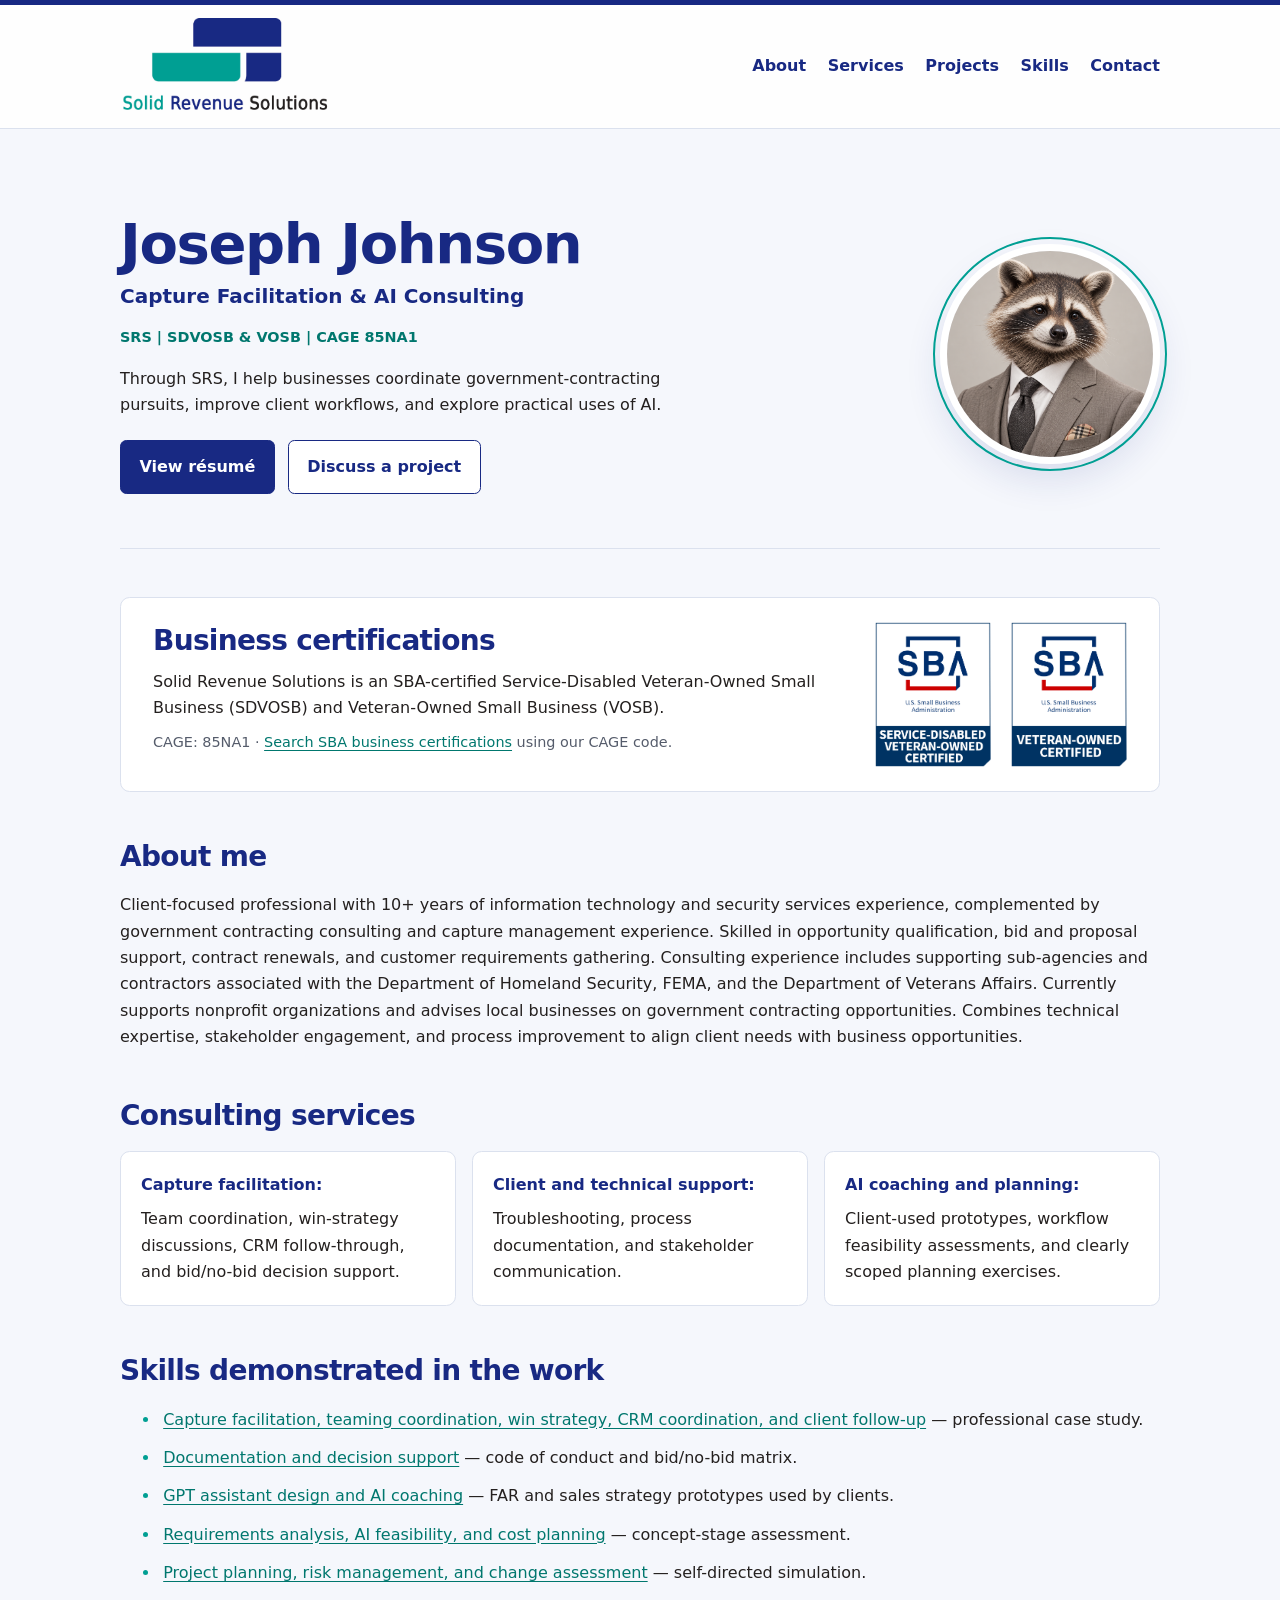
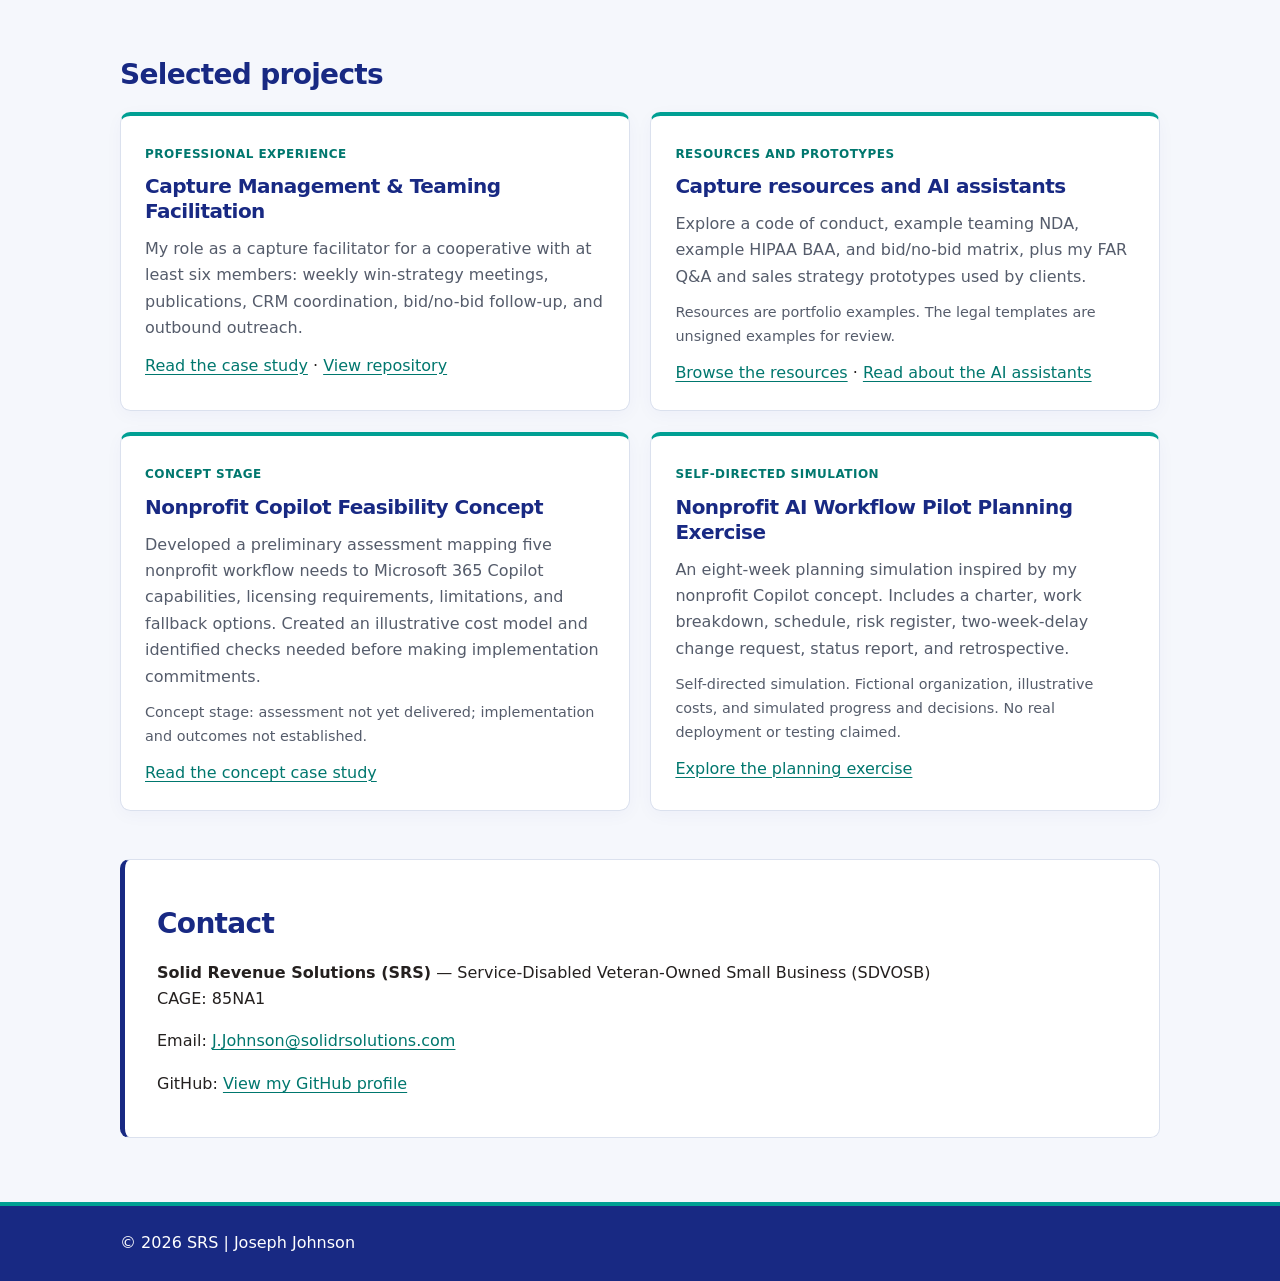
<file: index.html>
<!doctype html>
<html lang="en">
<head>
  <meta charset="utf-8">
  <meta name="viewport" content="width=device-width, initial-scale=1">
  <meta name="description" content="Solid Revenue Solutions consulting with Joseph Johnson for capture facilitation, client support, and practical AI planning.">
  <title>Solid Revenue Solutions | Joseph Johnson</title>
  <style>
    :root {
      --ink: #14212f;
      --muted: #586775;
      --accent: #0b6b73;
      --background: #f3f7fa;
      --surface: #ffffff;
      --border: #d9e2eb;
    }
    * { box-sizing: border-box; }
    body {
      margin: 0;
      background: var(--background);
      color: var(--ink);
      font: 16px/1.65 system-ui, -apple-system, "Segoe UI", sans-serif;
    }
    a { color: var(--accent); }
    a:focus-visible, button:focus-visible {
      outline: 3px solid var(--accent);
      outline-offset: 3px;
    }
    .container { width: min(100% - 2rem, 1040px); margin: auto; }
    header { background: var(--ink); color: #fff; padding: 1rem 0; }
    nav {
      display: flex;
      flex-wrap: wrap;
      gap: 0.8rem;
      align-items: center;
    }
    nav a { color: #fff; text-decoration: none; font-weight: 600; }
    nav .brand { margin-right: auto; font-size: 1.05rem; }
    main { padding: 2.75rem 0 4rem; }
    section { margin-top: 3rem; }
    h1, h2, h3 { line-height: 1.18; }
    h1 { font-size: clamp(2.2rem, 5vw, 3.5rem); margin: 0.25rem 0 0.5rem; }
    h2 { font-size: 1.75rem; margin-bottom: 0.75rem; }
    .lead { font-size: 1.25rem; color: var(--muted); margin: 0 0 1rem; }
    .hero {
      display: grid;
      grid-template-columns: minmax(300px, 1.4fr) minmax(220px, 1fr);
      gap: 2rem;
      align-items: center;
    }
    .portrait {
      width: 210px;
      height: 210px;
      object-fit: cover;
      border-radius: 50%;
      border: 6px solid var(--surface);
      box-shadow: 0 10px 30px rgb(16 32 42 / 0.18);
      justify-self: end;
    }
    .button {
      display: inline-block;
      padding: 0.75rem 1.1rem;
      margin: 0.35rem 0.5rem 0.35rem 0;
      background: var(--accent);
      color: #fff;
      border-radius: 0.55rem;
      text-decoration: none;
      font-weight: 700;
    }
    .button.secondary { background: var(--ink); }
    .button:hover { opacity: 0.9; }
    .cards {
      display: grid;
      grid-template-columns: repeat(auto-fit, minmax(240px, 1fr));
      gap: 1rem;
    }
    .card {
      background: var(--surface);
      border: 1px solid var(--border);
      border-radius: 0.8rem;
      padding: 1.15rem;
      min-height: 190px;
    }
    .card h3 { margin: 0 0 0.55rem; overflow-wrap: anywhere; }
    .card h3 a { color: inherit; text-decoration: none; }
    .card h3 a:hover { text-decoration: underline; }
    .card p { color: var(--muted); margin: 0.4rem 0; }
    .badges { margin-top: 0.65rem; display: flex; flex-wrap: wrap; gap: 0.35rem; }
    .badge {
      display: inline-block;
      border: 1px solid var(--border);
      border-radius: 999px;
      padding: 0.15rem 0.6rem;
      font-size: 0.78rem;
      color: var(--ink);
      background: var(--background);
    }
    .badge.stars { background: #fff8dc; border-color: #e4c75a; }
    .badge.language { background: #eaf5ff; border-color: #9ac8f2; }
    .note { font-size: 0.9rem; color: var(--muted); }
    footer {
      border-top: 1px solid var(--border);
      padding: 1.5rem 0;
      color: var(--muted);
    }
    @media (max-width: 720px) {
      .hero { grid-template-columns: 1fr; text-align: center; }
      .portrait { width: 150px; height: 150px; justify-self: center; }
      .button { display: inline-block; }
    }
  </style>
<link rel="stylesheet" href="srs-brand.css?v=20261017-certifications">
<link rel="icon" type="image/svg+xml" href="favicon.svg">
</head>
<body>
  <header>
    <nav class="container" aria-label="Main navigation">
      <a class="brand" href="#top" aria-label="Solid Revenue Solutions home"><img class="brand-logo" src="srs-logo.jpeg" alt="Solid Revenue Solutions" width="1169" height="540"></a>
      <a href="#about">About</a>
      <a href="#experience">Services</a>
      <a href="#projects">Projects</a>
      <a href="#skills">Skills</a>
      <a href="#contact">Contact</a>
    </nav>
  </header>

  <main id="top" class="container">
    <div class="hero">
      <div>
        <h1>Joseph Johnson</h1>
        <p class="lead">Capture Facilitation &amp; AI Consulting</p>
        <p class="note">SRS | SDVOSB &amp; VOSB | CAGE 85NA1</p>
        <p>Through SRS, I help businesses coordinate government-contracting pursuits, improve client workflows, and explore practical uses of AI.</p>
        <a class="button" href="resume.pdf" target="_blank" rel="noopener">View résumé</a>
        <a class="button secondary" href="mailto:J.Johnson@solidrsolutions.com">Discuss a project</a>
      </div>
      <img class="portrait" src="profile.png" alt="Illustrated raccoon avatar wearing a stone-grey suit" width="210" height="210">
    </div>

    <section id="certifications" aria-labelledby="certifications-title">
      <div class="certification-copy">
        <h2 id="certifications-title">Business certifications</h2>
        <p>Solid Revenue Solutions is an SBA-certified Service-Disabled Veteran-Owned Small Business (SDVOSB) and Veteran-Owned Small Business (VOSB).</p>
        <p class="note">CAGE: 85NA1 &middot; <a href="https://search.certifications.sba.gov/" target="_blank" rel="noopener">Search SBA business certifications</a> using our CAGE code.</p>
      </div>
      <div class="certification-icons">
        <!-- Official SBA icons, unmodified: https://legacy.sba.gov/brand/for-partners/sba-certified-businesses -->
        <img src="sba-sdvosb-certified.png" alt="SBA Service-Disabled Veteran-Owned Certified" width="1210" height="1510">
        <img src="sba-vosb-certified.png" alt="SBA Veteran-Owned Certified" width="1210" height="1510">
      </div>
    </section>

    <section id="about">
      <h2>About me</h2>
      <p>Client-focused professional with 10+ years of information technology and security services experience, complemented by government contracting consulting and capture management experience. Skilled in opportunity qualification, bid and proposal support, contract renewals, and customer requirements gathering. Consulting experience includes supporting sub-agencies and contractors associated with the Department of Homeland Security, FEMA, and the Department of Veterans Affairs. Currently supports nonprofit organizations and advises local businesses on government contracting opportunities. Combines technical expertise, stakeholder engagement, and process improvement to align client needs with business opportunities.</p>
    </section>

    <section id="experience">
      <h2>Consulting services</h2>
      <ul>
        <li><strong>Capture facilitation:</strong> Team coordination, win-strategy discussions, CRM follow-through, and bid/no-bid decision support.</li>
        <li><strong>Client and technical support:</strong> Troubleshooting, process documentation, and stakeholder communication.</li>
        <li><strong>AI coaching and planning:</strong> Client-used prototypes, workflow feasibility assessments, and clearly scoped planning exercises.</li>
      </ul>
    </section>
    <section id="skills">
      <h2>Skills demonstrated in the work</h2>
      <ul>
        <li><a href="https://github.com/JJ4045/capture-management-case-study#my-role-and-contribution">Capture facilitation, teaming coordination, win strategy, CRM coordination, and client follow-up</a> — professional case study.</li>
        <li><a href="https://github.com/JJ4045/capture-management-case-study#portfolio-artifacts">Documentation and decision support</a> — code of conduct and bid/no-bid matrix.</li>
        <li><a href="https://github.com/JJ4045/capture-management-case-study/blob/main/ai-assistants.md">GPT assistant design and AI coaching</a> — FAR and sales strategy prototypes used by clients.</li>
        <li><a href="nonprofit-copilot-concept.html">Requirements analysis, AI feasibility, and cost planning</a> — concept-stage assessment.</li>
        <li><a href="nonprofit-pilot-exercise.html">Project planning, risk management, and change assessment</a> — self-directed simulation.</li>
      </ul>
    </section>

    <section id="projects">
      <h2>Selected projects</h2>
      <article class="card" >
<span class="project-kind">Professional experience</span>
<h3><a href="https://github.com/JJ4045/capture-management-case-study#readme">Capture Management &amp; Teaming Facilitation</a></h3>
<p>My role as a capture facilitator for a cooperative with at least six members: weekly win-strategy meetings, publications, CRM coordination, bid/no-bid follow-up, and outbound outreach.</p>
<a href="https://github.com/JJ4045/capture-management-case-study#readme">Read the case study</a> &middot; <a href="https://github.com/JJ4045/capture-management-case-study">View repository</a>
</article><article class="card" >
<span class="project-kind">Resources and prototypes</span><h3>Capture resources and AI assistants</h3><p>Explore a code of conduct, example teaming NDA, example HIPAA BAA, and bid/no-bid matrix, plus my FAR Q&amp;A and sales strategy prototypes used by clients.</p><p class="note">Resources are portfolio examples. The legal templates are unsigned examples for review.</p><a href="https://github.com/JJ4045/capture-management-case-study#portfolio-artifacts">Browse the resources</a> &middot; <a href="https://github.com/JJ4045/capture-management-case-study/blob/main/ai-assistants.md">Read about the AI assistants</a></article><article class="card" >
<span class="project-kind">Concept stage</span>
<h3><a href="nonprofit-copilot-concept.html">Nonprofit Copilot Feasibility Concept</a></h3>
<p>Developed a preliminary assessment mapping five nonprofit workflow needs to Microsoft 365 Copilot capabilities, licensing requirements, limitations, and fallback options. Created an illustrative cost model and identified checks needed before making implementation commitments.</p>
<p class="note">Concept stage: assessment not yet delivered; implementation and outcomes not established.</p>
<a href="nonprofit-copilot-concept.html">Read the concept case study</a>
</article><article class="card" >
<span class="project-kind">Self-directed simulation</span>
<h3><a href="nonprofit-pilot-exercise.html">Nonprofit AI Workflow Pilot Planning Exercise</a></h3>
<p>An eight-week planning simulation inspired by my nonprofit Copilot concept. Includes a charter, work breakdown, schedule, risk register, two-week-delay change request, status report, and retrospective.</p>
<p class="note">Self-directed simulation. Fictional organization, illustrative costs, and simulated progress and decisions. No real deployment or testing claimed.</p>
<a href="nonprofit-pilot-exercise.html">Explore the planning exercise</a>
</article>
    </section>

    <section id="contact">
      <h2>Contact</h2>
      <p><strong>Solid Revenue Solutions (SRS)</strong> — Service-Disabled Veteran-Owned Small Business (SDVOSB)<br>CAGE: 85NA1</p>
      <p>Email: <a href="mailto:J.Johnson@solidrsolutions.com">J.Johnson@solidrsolutions.com</a></p>
      <p>
        GitHub: <a id="github-profile" href="https://github.com/JJ4045" target="_blank" rel="noopener">View my GitHub profile</a>
      </p>
    </section>
  </main>

  <footer>
    <div class="container">© <span id="year">2026</span> SRS | Joseph Johnson</div>
  </footer>

  
</body>
</html>
</file>
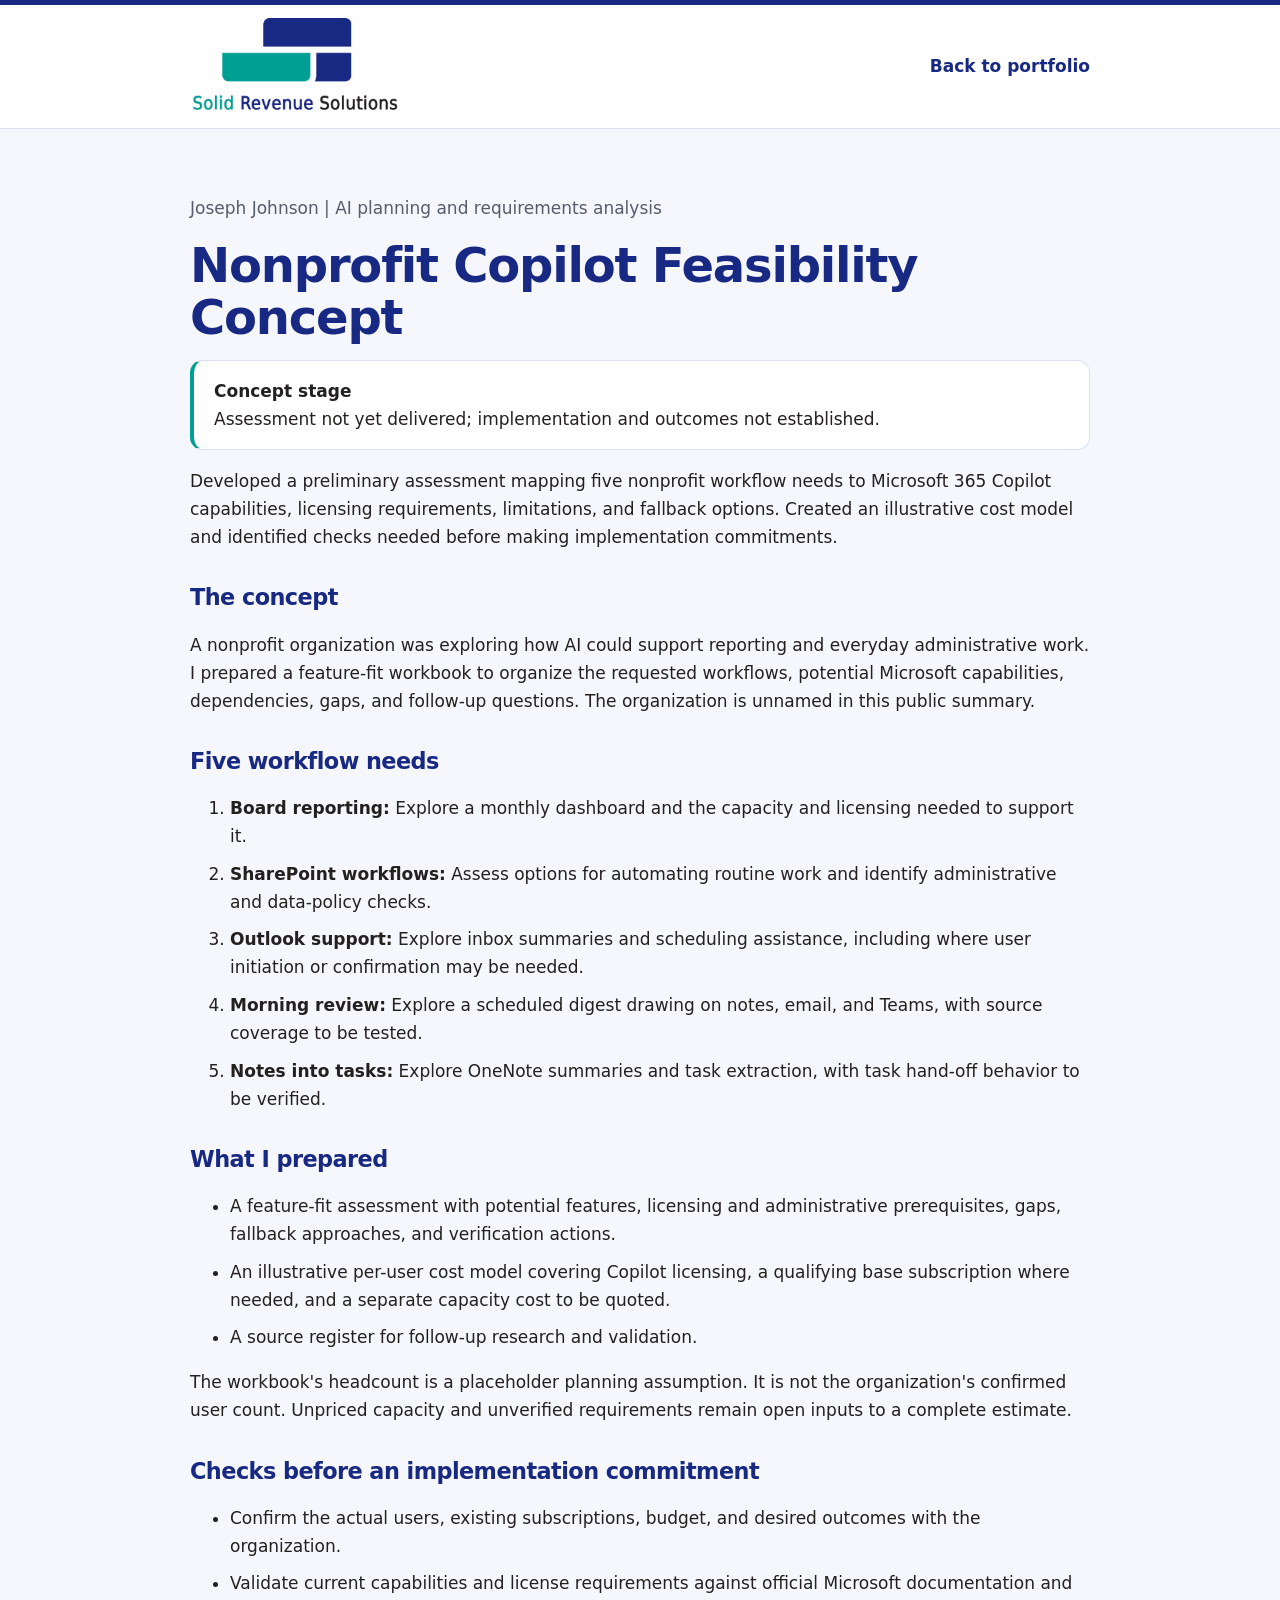
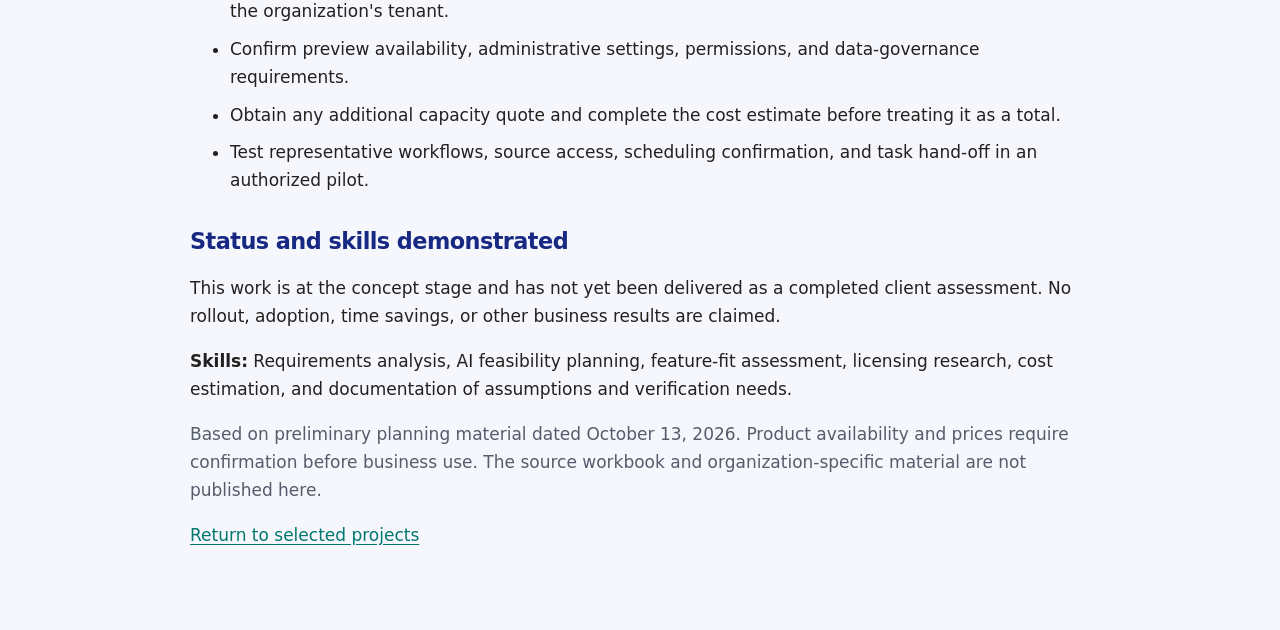
<file: nonprofit-copilot-concept.html>
<!doctype html>
<html lang="en">
<head>
  <meta charset="utf-8">
  <meta name="viewport" content="width=device-width, initial-scale=1">
  <meta name="description" content="Joseph Johnson's preliminary nonprofit Copilot feasibility concept, covering requirements, licensing considerations, and verification needs.">
  <title>Nonprofit Copilot Feasibility Concept | Joseph Johnson</title>
  <style>
    * { box-sizing: border-box; }
    body { margin: 0; background: #f3f7fa; color: #14212f; font: 17px/1.65 system-ui, -apple-system, "Segoe UI", sans-serif; }
    main, nav { width: min(100% - 2rem, 900px); margin: auto; }
    header { padding: 1rem 0; background: #14212f; }
    header a { color: white; font-weight: 600; text-decoration: none; }
    a { color: #0b6b73; }
    a:focus-visible { outline: 3px solid #0b6b73; outline-offset: 4px; }
    main { padding: 2.5rem 0 4rem; }
    h1 { font-size: clamp(2rem, 5vw, 3rem); line-height: 1.15; margin: .5rem 0 1rem; }
    h2 { font-size: 1.4rem; line-height: 1.25; margin-top: 2rem; }
    .status { background: #fff; border: 1px solid #d9e2eb; border-radius: .8rem; padding: 1rem 1.25rem; }
    .muted { color: #586775; }
    li { margin: .6rem 0; }
  </style>
<link rel="stylesheet" href="srs-brand.css">
<link rel="icon" type="image/svg+xml" href="favicon.svg">
</head>
<body>
  <header><nav aria-label="Case study navigation"><a class="brand" href="index.html" aria-label="Solid Revenue Solutions home"><img class="brand-logo" src="srs-logo.jpeg" alt="Solid Revenue Solutions" width="1169" height="540"></a><a class="case-back" href="index.html#projects">Back to portfolio</a></nav></header>
  <main>
    <p class="muted">Joseph Johnson | AI planning and requirements analysis</p>
    <h1>Nonprofit Copilot Feasibility Concept</h1>
    <div class="status"><strong>Concept stage</strong><br>Assessment not yet delivered; implementation and outcomes not established.</div>
    <p>Developed a preliminary assessment mapping five nonprofit workflow needs to Microsoft 365 Copilot capabilities, licensing requirements, limitations, and fallback options. Created an illustrative cost model and identified checks needed before making implementation commitments.</p>

    <h2>The concept</h2>
    <p>A nonprofit organization was exploring how AI could support reporting and everyday administrative work. I prepared a feature-fit workbook to organize the requested workflows, potential Microsoft capabilities, dependencies, gaps, and follow-up questions. The organization is unnamed in this public summary.</p>

    <h2>Five workflow needs</h2>
    <ol>
      <li><strong>Board reporting:</strong> Explore a monthly dashboard and the capacity and licensing needed to support it.</li>
      <li><strong>SharePoint workflows:</strong> Assess options for automating routine work and identify administrative and data-policy checks.</li>
      <li><strong>Outlook support:</strong> Explore inbox summaries and scheduling assistance, including where user initiation or confirmation may be needed.</li>
      <li><strong>Morning review:</strong> Explore a scheduled digest drawing on notes, email, and Teams, with source coverage to be tested.</li>
      <li><strong>Notes into tasks:</strong> Explore OneNote summaries and task extraction, with task hand-off behavior to be verified.</li>
    </ol>

    <h2>What I prepared</h2>
    <ul>
      <li>A feature-fit assessment with potential features, licensing and administrative prerequisites, gaps, fallback approaches, and verification actions.</li>
      <li>An illustrative per-user cost model covering Copilot licensing, a qualifying base subscription where needed, and a separate capacity cost to be quoted.</li>
      <li>A source register for follow-up research and validation.</li>
    </ul>
    <p>The workbook's headcount is a placeholder planning assumption. It is not the organization's confirmed user count. Unpriced capacity and unverified requirements remain open inputs to a complete estimate.</p>

    <h2>Checks before an implementation commitment</h2>
    <ul>
      <li>Confirm the actual users, existing subscriptions, budget, and desired outcomes with the organization.</li>
      <li>Validate current capabilities and license requirements against official Microsoft documentation and the organization's tenant.</li>
      <li>Confirm preview availability, administrative settings, permissions, and data-governance requirements.</li>
      <li>Obtain any additional capacity quote and complete the cost estimate before treating it as a total.</li>
      <li>Test representative workflows, source access, scheduling confirmation, and task hand-off in an authorized pilot.</li>
    </ul>

    <h2>Status and skills demonstrated</h2>
    <p>This work is at the concept stage and has not yet been delivered as a completed client assessment. No rollout, adoption, time savings, or other business results are claimed.</p>
    <p><strong>Skills:</strong> Requirements analysis, AI feasibility planning, feature-fit assessment, licensing research, cost estimation, and documentation of assumptions and verification needs.</p>
    <p class="muted">Based on preliminary planning material dated October 13, 2026. Product availability and prices require confirmation before business use. The source workbook and organization-specific material are not published here.</p>
    <p><a href="index.html#projects">Return to selected projects</a></p>
  </main>
</body>
</html>
</file>
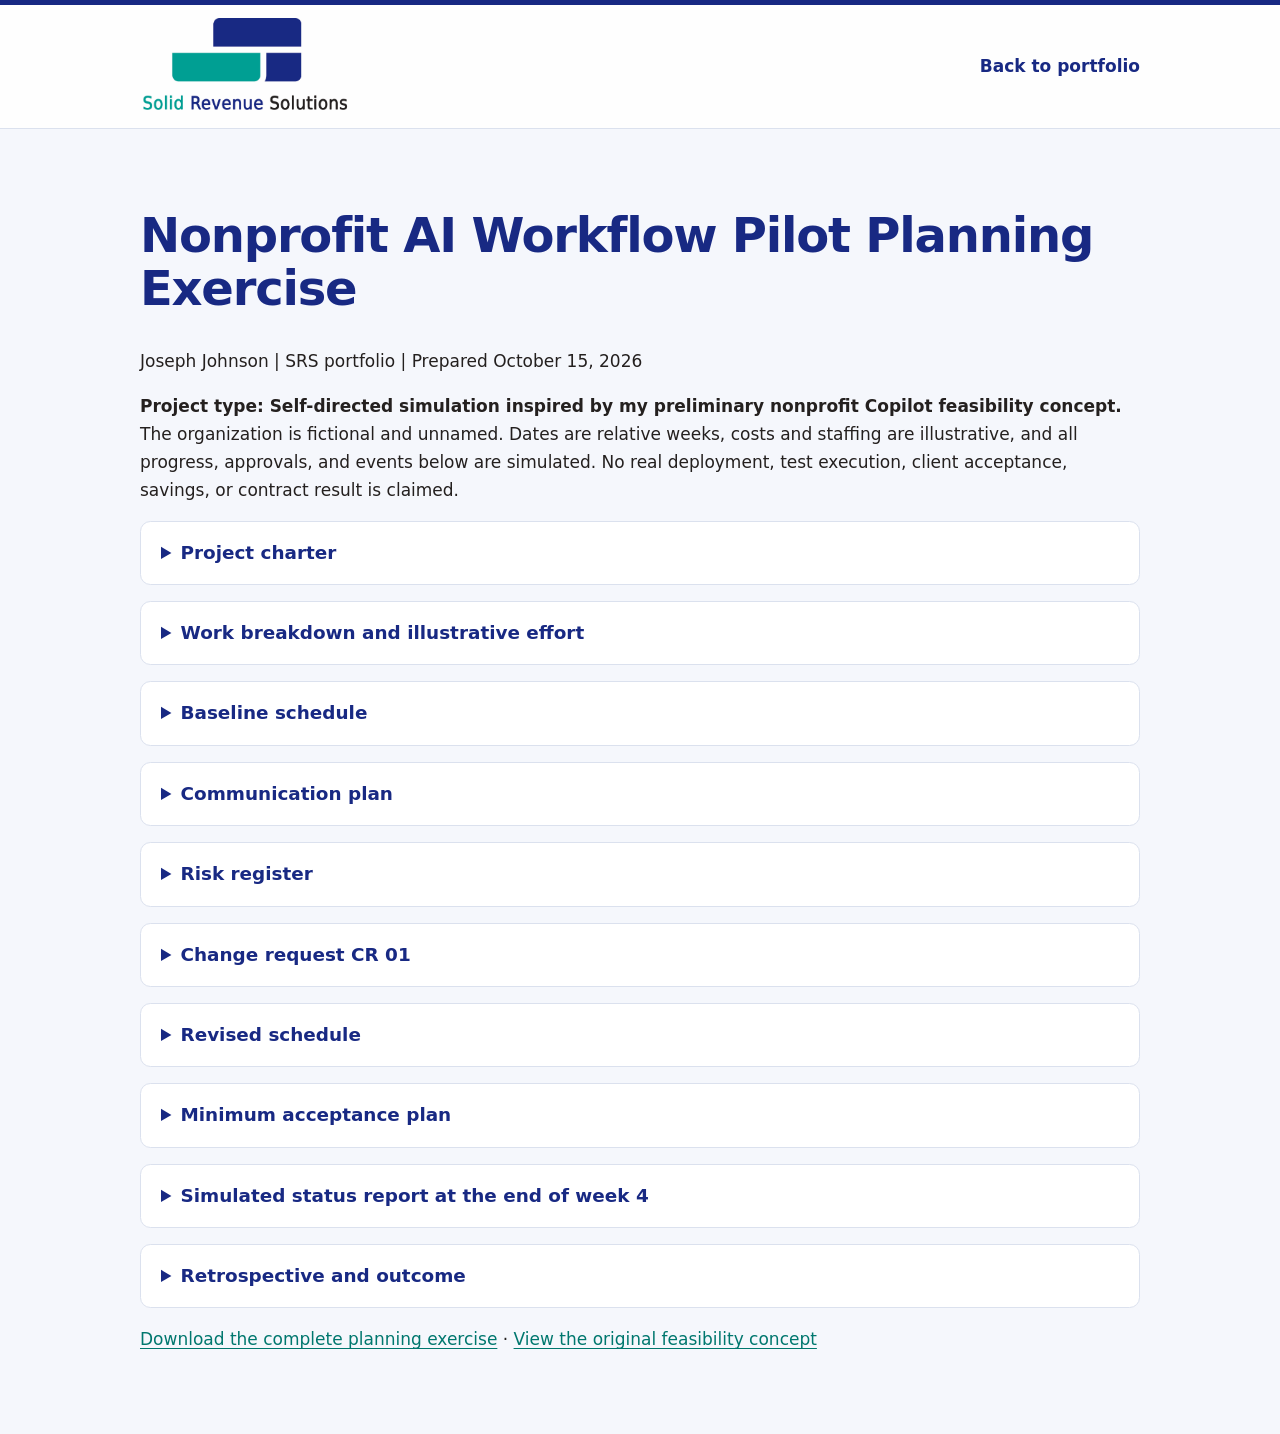
<file: nonprofit-pilot-exercise.html>
<!doctype html><html lang="en"><head><meta charset="utf-8"><meta name="viewport" content="width=device-width,initial-scale=1"><title>Nonprofit AI Workflow Pilot Exercise | Joseph Johnson</title><meta name="description" content="A self-directed nonprofit AI workflow planning simulation with a charter, schedule, risks, change request, and retrospective."><style>*{box-sizing:border-box}body{margin:0;background:#f3f7fa;color:#14212f;font:17px/1.65 system-ui,-apple-system,"Segoe UI",sans-serif}main,nav{width:min(100% - 2rem,1000px);margin:auto}header{padding:1rem 0;background:#14212f}header a{color:white;text-decoration:none;font-weight:600}main{padding:2rem 0 4rem}h1{font-size:clamp(2rem,5vw,3rem);line-height:1.15}a{color:#0b6b73}details{background:white;border:1px solid #d9e2eb;border-radius:.65rem;margin:1rem 0;padding:1rem 1.25rem}summary{font-weight:700;cursor:pointer;font-size:1.15rem}summary:focus-visible,a:focus-visible{outline:3px solid #0b6b73;outline-offset:4px}th,td{border:1px solid #d9e2eb;padding:.65rem;text-align:left;vertical-align:top;font-size:.94rem}th{background:#eaf0f4}table{border-collapse:collapse;width:100%;min-width:600px}.table-wrap{overflow:auto;margin:1rem 0}.intro{border-left:4px solid #0b6b73;padding:.3rem 1rem}li{margin:.4rem 0}@media print{details{break-inside:auto}summary{font-size:1.2rem}table{min-width:0}.table-wrap{overflow:visible}header{display:none}}</style><link rel="stylesheet" href="srs-brand.css">
<link rel="icon" type="image/svg+xml" href="favicon.svg">
</head><body><header><nav aria-label="Case study navigation"><a class="brand" href="index.html" aria-label="Solid Revenue Solutions home"><img class="brand-logo" src="srs-logo.jpeg" alt="Solid Revenue Solutions" width="1169" height="540"></a><a class="case-back" href="index.html#projects">Back to portfolio</a></nav></header><main><h1>Nonprofit AI Workflow Pilot Planning Exercise</h1><p>Joseph Johnson | SRS portfolio | Prepared October 15, 2026</p><p><strong>Project type: Self-directed simulation inspired by my preliminary nonprofit Copilot feasibility concept.</strong> The organization is fictional and unnamed. Dates are relative weeks, costs and staffing are illustrative, and all progress, approvals, and events below are simulated. No real deployment, test execution, client acceptance, savings, or contract result is claimed.</p><details><summary>Project charter</summary><p><strong>Scenario:</strong> A nonprofit wants to explore AI assistance for a monthly board-report draft and meeting notes converted into a task list. Its small team needs a controlled pilot before considering wider adoption.</p><p><strong>Objective:</strong> Produce and evaluate sample board-report and task-list workflows within eight weeks, with a documented handoff and a go/no-go recommendation for further testing.</p><p><strong>Scope:</strong> Requirements, feature and license verification, sample input preparation, workflow design, authorized test-environment configuration if available, human review, pilot feedback, and handoff documentation.</p><p><strong>Exclusions:</strong> Production deployment, autonomous scheduling or messaging, donor or beneficiary records, PHI, confidential client data, integrations with live business systems, and an organization-wide rollout. Other ideas from the original concept remain future candidates.</p><p><strong>Success criteria:</strong> Two documented workflow examples; all mandatory acceptance checks completed; no unresolved critical privacy or access defects; a reviewer-confirmed task list; a board-report draft with no unsupported figures; and a documented decision on the next phase. These are targets, not achieved results.</p><p><strong>Roles:</strong> Joseph as exercise planner and capture/consulting lead; a fictional nonprofit sponsor as decision authority; a designated tenant administrator for access and licensing; and two fictional staff reviewers. One person may hold multiple roles. No actual staffing commitment is implied.</p><p><strong>Assumptions and constraints:</strong> Eight-week window; a notional 100-hour labor allowance; synthetic inputs only; timely administrator participation. Tool access is assumed available by the end of week 2 in the baseline. Current licensing, feature availability, and tenant controls must be verified. If paid capacity or licensing is required, the sponsor must separately approve a quote before access or spending. This exercise makes no claim that existing licenses cover the work.</p></details><details><summary>Work breakdown and illustrative effort</summary><div class="table-wrap"><table><tr><th>Work package</th><th>Deliverable</th><th>Baseline hours</th><th>Revised hours</th></tr><tr><td>Initiation</td><td>Charter and roles</td><td>8</td><td>8</td></tr><tr><td>Requirements</td><td>Two workflow briefs and acceptance criteria</td><td>12</td><td>12</td></tr><tr><td>Design and sample preparation</td><td>Synthetic data and review process</td><td>12</td><td>12</td></tr><tr><td>Configuration</td><td>Authorized pilot setup and permissions</td><td>12</td><td>16</td></tr><tr><td>Pilot sessions</td><td>Reviewer walkthroughs and feedback</td><td>20</td><td>12</td></tr><tr><td>Validation</td><td>Acceptance checks and defect review</td><td>16</td><td>18</td></tr><tr><td>Handoff</td><td>Operating notes and next-phase recommendation</td><td>8</td><td>8</td></tr><tr><td>Coordination</td><td>Weekly updates and decision log</td><td>8</td><td>10</td></tr><tr><td>Closeout</td><td>Retrospective and exercise record</td><td>4</td><td>4</td></tr><tr><td><strong>Total</strong></td><td></td><td><strong>100</strong></td><td><strong>100</strong></td></tr></table></div><p>At an illustrative blended rate of <strong>$40/hour</strong>, labor is <strong>100 × $40 = $4,000</strong> under either plan. This is a planning allowance, not a vendor quote or actual cost. Licensing, capacity, and other nonlabor charges are <strong>TBD and excluded</strong>. Total project cost therefore remains <strong>TBD</strong> until required quotes are obtained; missing costs are not treated as zero.</p></details><details><summary>Baseline schedule</summary><div class="table-wrap"><table><tr><th>Week</th><th>Planned work and milestone</th><th>Dependency</th></tr><tr><td>1</td><td>Establish charter, roles, workflow needs, and synthetic-data rules</td><td>Sponsor participation</td></tr><tr><td>2</td><td>Complete design and verify licensing/access; access ready at week end</td><td>Administrator verification and required approvals</td></tr><tr><td>3</td><td>Configure environment; begin first pilot walkthrough</td><td>Access approved</td></tr><tr><td>4</td><td>Finish second pilot walkthrough and consolidate feedback</td><td>Configuration and staff reviewers</td></tr><tr><td>5</td><td>Execute acceptance checks and review defects</td><td>Pilot outputs</td></tr><tr><td>6</td><td>Handoff documentation and next-phase decision</td><td>Mandatory checks passed</td></tr><tr><td>7</td><td>Schedule contingency and remedial review if needed</td><td>No automatic expansion of scope</td></tr><tr><td>8</td><td>Close exercise and record lessons</td><td>Decision and remaining actions recorded</td></tr></table></div><p>Tasks may overlap within a week when their prerequisites are met. This schedule is a milestone plan, not a resource-loaded execution commitment.</p></details><details><summary>Communication plan</summary><p>Hold a weekly 30-minute sponsor and reviewer check-in. Record decisions, actions, owners, and due dates in an approved tracking location. Escalate access delays, privacy issues, missing quotes, and critical defects when identified. The sponsor owns scope and funding decisions; the administrator owns tenant access decisions. Use the same follow-through discipline as my cooperative capture work, without implying the cooperative ran this exercise.</p></details><details><summary>Risk register</summary><p>Ratings are qualitative planning judgments. Review them weekly.</p><div class="table-wrap"><table><tr><th>ID</th><th>Risk</th><th>Likelihood</th><th>Impact</th><th>Owner</th><th>Response and trigger</th></tr><tr><td>R1</td><td>Tool access or licensing approval arrives late</td><td>Medium</td><td>High</td><td>Administrator</td><td>Verify by week 2; escalate at the gate and use offline synthetic examples while awaiting approval</td></tr><tr><td>R2</td><td>Sensitive data enters a prompt or shared workspace</td><td>Medium</td><td>High</td><td>Planner and administrator</td><td>Synthetic inputs only, access review, and a stop-work response to any real-data exposure</td></tr><tr><td>R3</td><td>Generated report includes unsupported figures or claims</td><td>Medium</td><td>High</td><td>Staff reviewer</td><td>Compare every factual statement with the sample source; block acceptance if unsupported content remains</td></tr><tr><td>R4</td><td>Task extraction omits actions or invents owners</td><td>Medium</td><td>Medium</td><td>Staff reviewer</td><td>Compare against reference notes and require human confirmation of each task and owner</td></tr><tr><td>R5</td><td>Reviewers are unavailable</td><td>Medium</td><td>Medium</td><td>Sponsor</td><td>Reserve sessions early and name backups; escalate missed sessions before the next gate</td></tr><tr><td>R6</td><td>Added licenses or capacity exceed expectations</td><td>Medium</td><td>High</td><td>Sponsor</td><td>Obtain quotes before purchase; no spending authorization is inferred from the labor allowance</td></tr></table></div></details><details><summary>Change request CR 01</summary><p><strong>Exercise event at the end of week 2:</strong> Required tool access is delayed by two weeks, becoming available at the end of week 4. The week-8 finish and 100-hour labor allowance remain fixed.</p><p><strong>Impact:</strong> Configuration and tool-based walkthroughs cannot start as planned. The original two-week pilot window is lost. Synthetic sample preparation and manual workflow rehearsal can continue without tenant access.</p><div class="table-wrap"><table><tr><th>Option</th><th>Schedule and effort effect</th><th>Trade-off</th></tr><tr><td>Extend the finish to week 10</td><td>Retains baseline pilot duration; extra coordination must be estimated</td><td>Conflicts with fixed finish</td></tr><tr><td>Keep week 8 and reduce pilot breadth</td><td>Configure in week 5, run focused walkthroughs in week 6, validate and hand off in week 7</td><td>Less reviewer exposure and no evidence of sustained adoption</td></tr><tr><td>Defer tool-based pilot</td><td>Finish an offline design package by week 8</td><td>Meets planning date but does not evaluate tool behavior</td></tr></table></div><p><strong>Recommendation:</strong> Keep week 8 and reduce pilot breadth. Retain both workflow examples but limit pilot exposure to one focused session per workflow. Preserve all privacy, access, accuracy, and minimum acceptance checks. Reallocate 8 pilot hours into 4 configuration hours, 2 validation hours, and 2 coordination hours. Total remains 100 hours.</p><p><strong>Simulated decision record:</strong> For this exercise, assume the fictional sponsor conditionally approves the narrower pilot. Conditions: administrator authorization before tool use; no unapproved nonlabor spending; all mandatory checks retained; and explicit acceptance of reduced feedback coverage. This is an exercise assumption, not a real approval. If access slips again or the checks cannot be completed, hold the pilot and report incomplete validation.</p></details><details><summary>Revised schedule</summary><div class="table-wrap"><table><tr><th>Week</th><th>Revised work</th><th>Change from baseline</th></tr><tr><td>1–2</td><td>Charter, requirements, design, access checks</td><td>Baseline retained; access delay identified</td></tr><tr><td>3–4</td><td>Prepare synthetic inputs, rehearse manual review, update risks and decision log</td><td>Tool-based activity deferred; access expected at end of week 4</td></tr><tr><td>5</td><td>Configure authorized pilot environment and perform access checks</td><td>Configuration moves later</td></tr><tr><td>6</td><td>One focused reviewer session for each workflow</td><td>Pilot breadth reduced</td></tr><tr><td>7</td><td>Complete mandatory checks, address defects, and hand off only if criteria pass</td><td>Uses original contingency week</td></tr><tr><td>8</td><td>Record next-phase decision and close exercise</td><td>Finish retained; no contingency remains</td></tr></table></div></details><details><summary>Minimum acceptance plan</summary><p><strong>Planned checks only; none are represented as executed.</strong> Record actual evidence, reviewer, date, and pass/fail when a real authorized pilot occurs.</p><div class="table-wrap"><table><tr><th>Check</th><th>Acceptance criterion</th><th>Status</th></tr><tr><td>Access and data boundary</td><td>Only authorized users can access the environment and inputs are synthetic</td><td>Planned, not run</td></tr><tr><td>Board-report accuracy</td><td>All figures and factual claims trace to supplied sample material; unsupported statements are removed</td><td>Planned, not run</td></tr><tr><td>Task completeness</td><td>Every action in the reference notes is accounted for, with no invented commitments</td><td>Planned, not run</td></tr><tr><td>Owner confirmation</td><td>A human confirms each proposed task owner and due date</td><td>Planned, not run</td></tr><tr><td>Human review</td><td>Outputs remain drafts until reviewed; no autonomous external communication</td><td>Planned, not run</td></tr><tr><td>Handoff and defects</td><td>Instructions and limitations recorded; no unresolved critical privacy/access defect</td><td>Planned, not run</td></tr></table></div></details><details><summary>Simulated status report at the end of week 4</summary><p><strong>Overall status: Amber.</strong> The exercise assumes synthetic inputs and offline design work are ready. Tool access is expected at the week-4 gate but has not yet been verified. Week-8 completion remains possible under the narrower plan, with no remaining contingency after week 7.</p><p><strong>Next actions:</strong> Administrator confirms access and actual license requirements before week-5 configuration; sponsor resolves any nonlabor quote before spending; planner books the two week-6 sessions; reviewers retain the full minimum acceptance plan. Escalate any further access delay immediately.</p><p><strong>Cost position:</strong> Revised labor allowance remains 100 hours and $4,000. Actual hours and spend are not recorded in this simulation. Nonlabor costs and full project total remain TBD. No earned-value or savings result is inferred.</p></details><details><summary>Retrospective and outcome</summary><p><strong>Exercise outcome:</strong> Completed a planning package with a baseline, a delay scenario, options, a conditional simulated decision, revised effort and schedule, risks, and acceptance criteria. No real organization implemented this plan, and no tests were run as part of this written exercise.</p><p><strong>Planning lessons:</strong> Resolve access and licensing early; separate delivery confidence from optimistic assumptions; preserve validation when narrowing scope; document accepted limits; and follow up on named actions. These are lessons from the planning exercise, not observed client outcomes.</p><p><strong>What I would change for a real engagement:</strong> Confirm staffing and cost quotes, obtain actual sponsor decisions, run a small authorized pilot, collect evidence against each criterion, and measure reviewer effort and output quality before proposing expansion.</p></details><p><a href="nonprofit-pilot-exercise.md" download>Download the complete planning exercise</a> · <a href="nonprofit-copilot-concept.html">View the original feasibility concept</a></p></main></body></html>
</file>
<file: srs-brand.css>
:root {
  --navy: #182983;
  --teal: #009f93;
  --accent: #00776e;
  --ink: #24201f;
  --muted: #555c6b;
  --background: #f5f7fc;
  --surface: #ffffff;
  --border: #dbe1ee;
}
html { scroll-padding-top: 1.5rem; }
body { background: var(--background); color: var(--ink); font-family: "Segoe UI", system-ui, sans-serif; }
main, nav, .container { max-width: 1120px; }
a { color: var(--accent); text-underline-offset: .2em; overflow-wrap: anywhere; }
a:hover { color: var(--navy); }
a:focus-visible, button:focus-visible, summary:focus-visible { outline: 3px solid var(--navy); outline-offset: 5px; }
header { background: #fefefe; color: var(--navy); padding: .8rem 0; border-top: 5px solid var(--navy); border-bottom: 1px solid var(--border); }
header nav { display: flex; flex-wrap: wrap; align-items: center; gap: .8rem 1.35rem; }
header nav a { color: var(--navy); font-weight: 600; text-decoration: none; }
header nav a:hover { color: var(--accent); }
header nav .brand { margin-right: auto; line-height: 0; flex-shrink: 0; }
.brand-logo { display: block; width: 210px; height: auto; }
.case-back { margin-left: auto; }
main { padding-top: 3rem; padding-bottom: 4rem; }
h1, h2, h3 { color: var(--navy); letter-spacing: -.025em; }
h1 { line-height: 1.1; }
h2 { margin-bottom: 1.2rem; font-weight: 700; }
.lead { color: var(--navy); font-weight: 600; line-height: 1.4; }
.hero { gap: 3rem; padding: 2rem 0 3rem; border-bottom: 1px solid var(--border); }
.hero p:not(.lead):not(.note) { max-width: 58ch; }
.hero .note { color: var(--accent); font-weight: 650; }
.portrait { width: 220px; height: 220px; border: 7px solid white; outline: 2px solid var(--teal); outline-offset: 5px; box-shadow: 0 16px 36px rgb(24 41 131 / .12); }
.button { background: var(--navy); color: white; border: 1px solid var(--navy); padding: .8rem 1.15rem; border-radius: .4rem; }
.button.secondary { background: white; color: var(--navy); border: 1px solid var(--navy); }
.button:hover { background: #111e63; color: white; opacity: 1; }
.note, .muted { color: var(--muted); }
#certifications { display: flex; align-items: center; gap: 2rem; background: white; padding: 1.5rem 2rem; border: 1px solid var(--border); border-radius: .6rem; }
.certification-copy { flex: 1; min-width: 0; }
.certification-copy h2 { margin-top: 0; margin-bottom: .7rem; }
.certification-copy p { margin: .6rem 0; }
.certification-icons { display: flex; flex-shrink: 0; gap: 1.25rem; align-items: center; }
.certification-icons img { display: block; width: 116px; height: auto; }
#experience ul { list-style: none; padding: 0; display: grid; grid-template-columns: repeat(3, 1fr); gap: 1rem; }
#experience li { background: white; padding: 1.25rem; border: 1px solid var(--border); border-radius: .6rem; }
#experience li strong { display: block; color: var(--navy); margin-bottom: .5rem; }
#skills li { margin: .75rem 0; padding-left: .2rem; }
#skills li::marker { color: var(--teal); }
#projects { display: grid; grid-template-columns: repeat(2, minmax(0, 1fr)); gap: 1.3rem; }
#projects > h2 { grid-column: 1 / -1; margin-bottom: 0; }
.card { min-width: 0; min-height: 0; padding: 1.5rem; border: 1px solid var(--border); border-top: 4px solid var(--teal); border-radius: .65rem; background: white; box-shadow: 0 4px 18px rgb(24 41 131 / .035); }
.card h3 { margin-bottom: .75rem; font-size: 1.25rem; line-height: 1.25; }
.card h3 a { color: var(--navy); }
.card p { line-height: 1.65; margin: .7rem 0; }
.project-kind { display: inline-block; font-size: .75rem; letter-spacing: .04em; text-transform: uppercase; font-weight: 700; color: var(--accent); margin-bottom: .6rem; }
#contact { background: white; border: 1px solid var(--border); border-left: 5px solid var(--navy); border-radius: .6rem; padding: 1.5rem 2rem; }
footer { background: var(--navy); color: white; border-top: 4px solid var(--teal); }
.status { background: white; border: 1px solid var(--border); border-left: 4px solid var(--teal); }
details { background: white; border-color: var(--border); }
summary { color: var(--navy); }
th { background: #edf0fa; color: var(--navy); }
th, td { border-color: var(--border); }
@media (max-width: 760px) {
  header nav { justify-content: center; gap: .65rem 1.1rem; }
  header nav .brand { flex-basis: 100%; margin: 0; }
  .brand-logo { width: 200px; margin: auto; }
  .case-back { margin: 0 auto; }
  .hero { grid-template-columns: 1fr; gap: 2rem; text-align: center; padding-top: 1rem; }
  .hero p { margin-left: auto; margin-right: auto; }
  .portrait { width: 160px; height: 160px; justify-self: center; }
  #experience ul, #projects { grid-template-columns: 1fr; }
  #contact { padding: 1.25rem; }
  #certifications { flex-direction: column; align-items: flex-start; gap: 1rem; padding: 1.25rem; }
  .certification-icons { align-self: center; }
  main { padding-top: 2rem; }
}
@media print { header, footer { background: white; color: var(--ink); } .card, .status, #contact { box-shadow: none; } }
</file>
